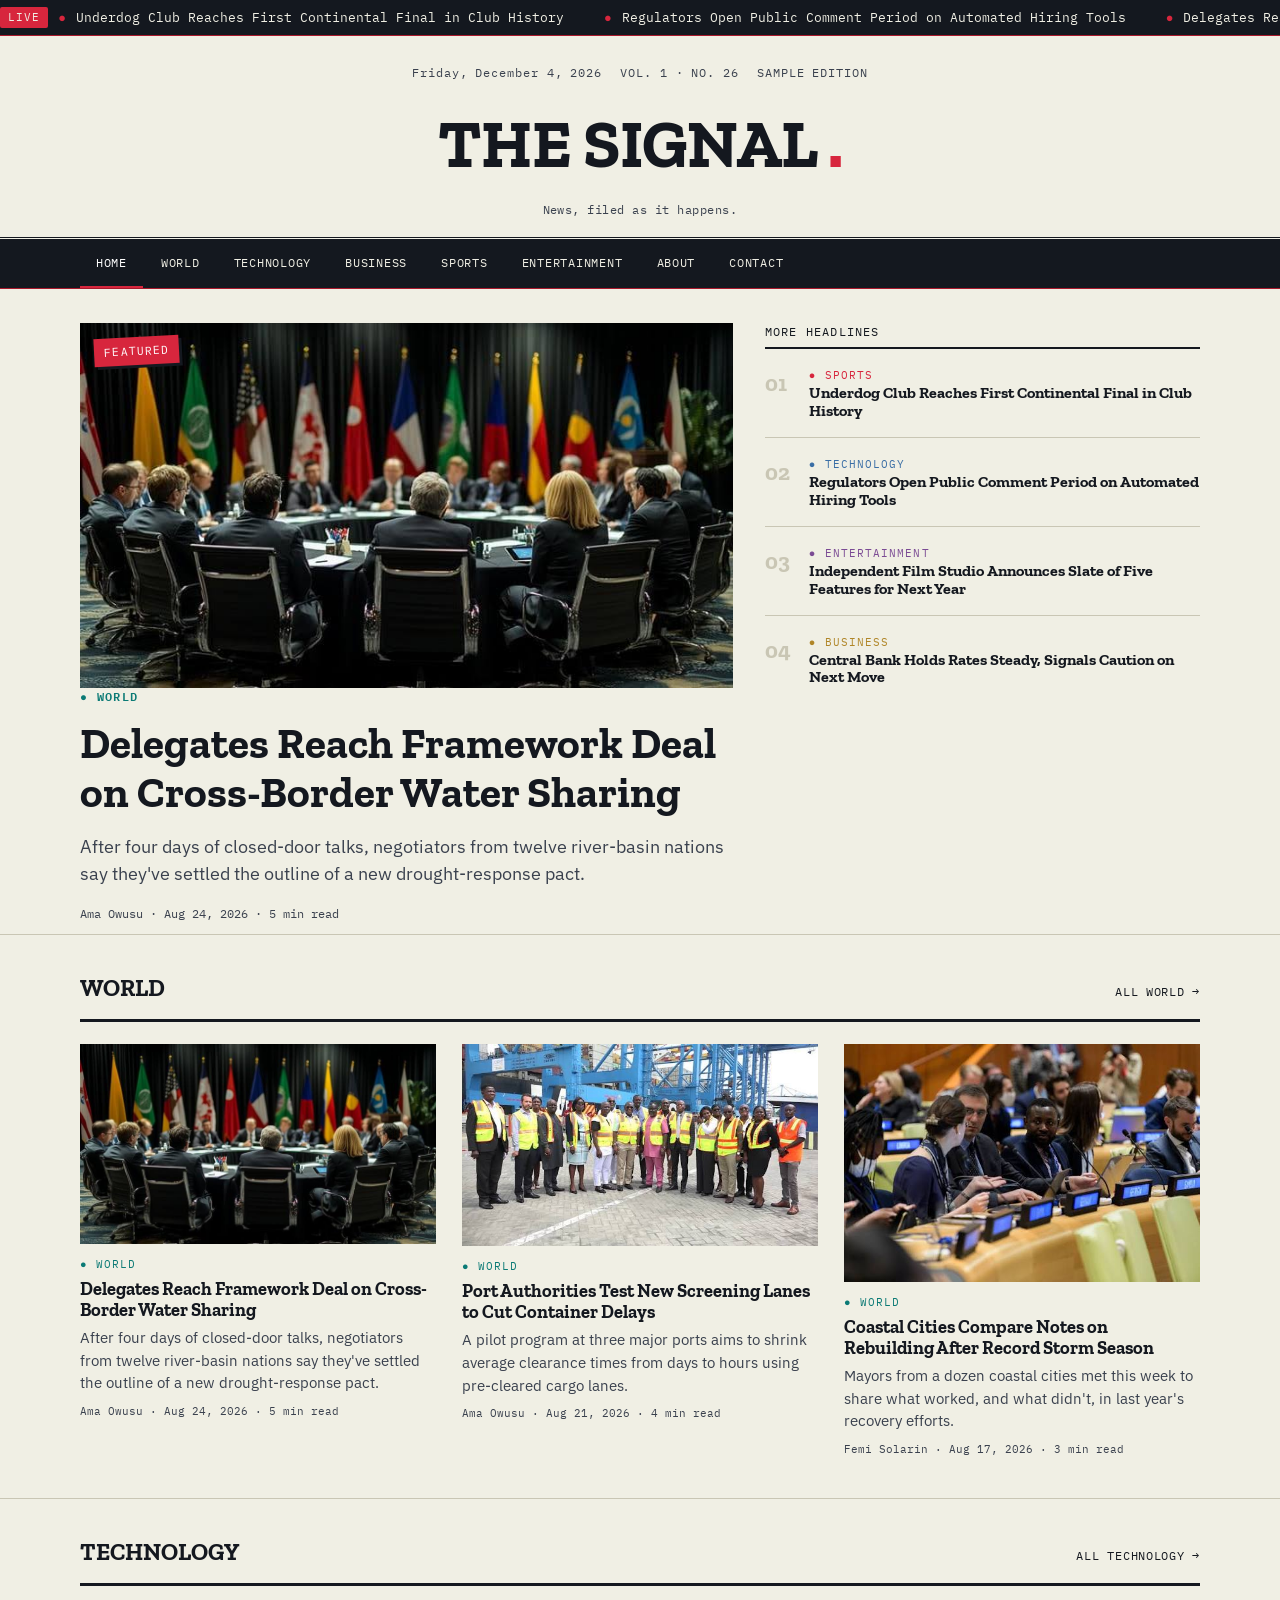
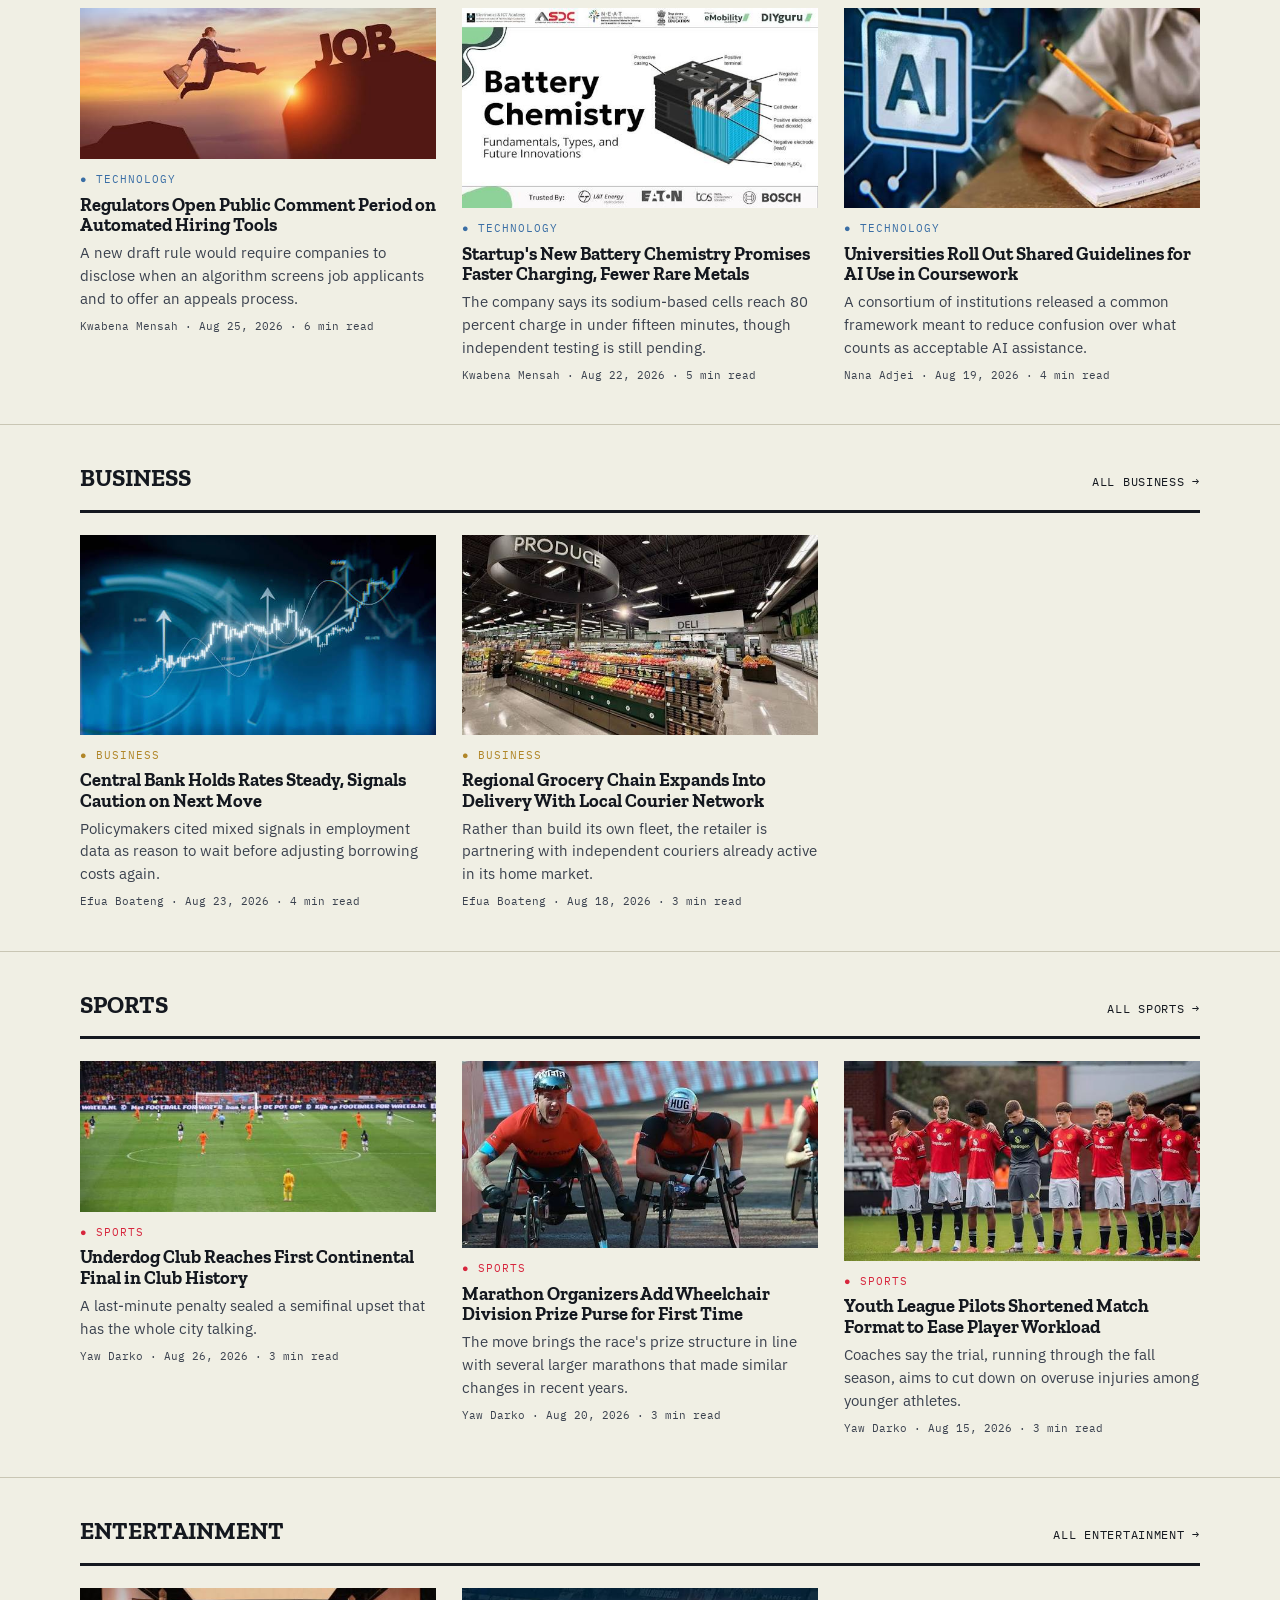
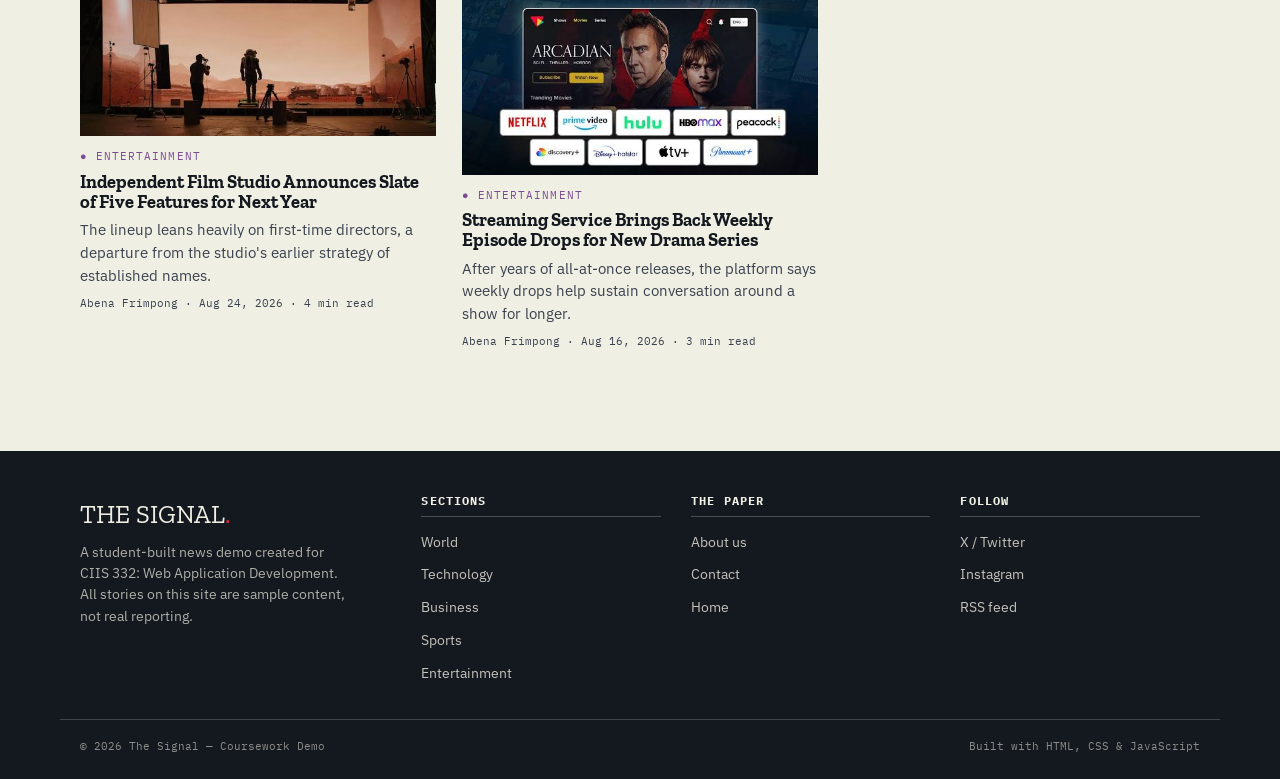
<file: index.html>
<!DOCTYPE html>
<html lang="en">
<head>
<meta charset="UTF-8">
<meta name="viewport" content="width=device-width, initial-scale=1.0">
<title>The Signal — News, filed as it happens</title>
<meta name="description" content="The Signal is a sample news website covering World, Technology, Business, Sports and Entertainment. Built for a web application development course.">
<link rel="icon" href="data:,">
<link rel="stylesheet" href="css/style.css">
</head>
<body data-active="home">
<a class="skip-link" href="#main">Skip to content</a>

<div id="site-top"></div>

<main id="main">
  <section class="hero" id="hero" aria-label="Featured story">
    <!-- rendered by main.js -->
  </section>

  <div id="home-sections">
    <!-- rendered by main.js -->
  </div>
</main>

<div id="site-footer"></div>

<script src="js/data.js"></script>
<script src="js/common.js"></script>
<script src="js/main.js"></script>
</body>
</html>
</file>
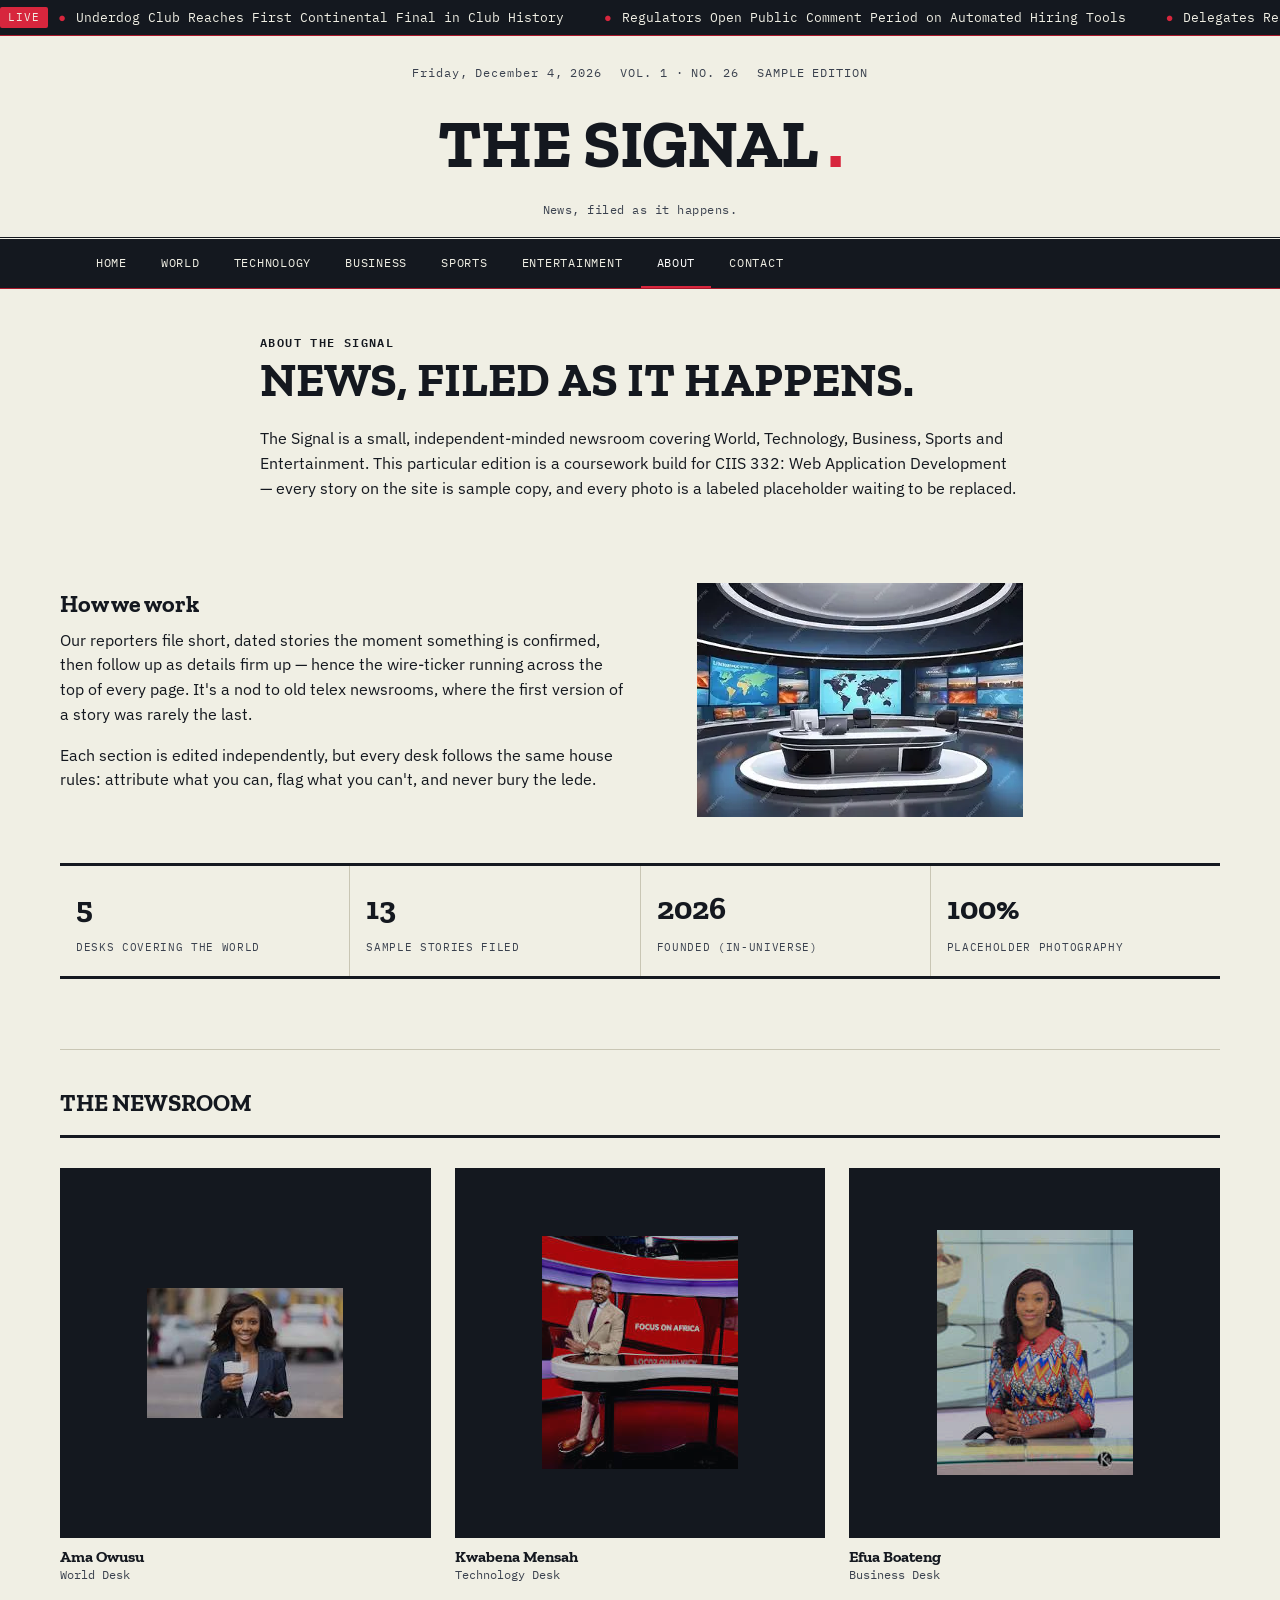
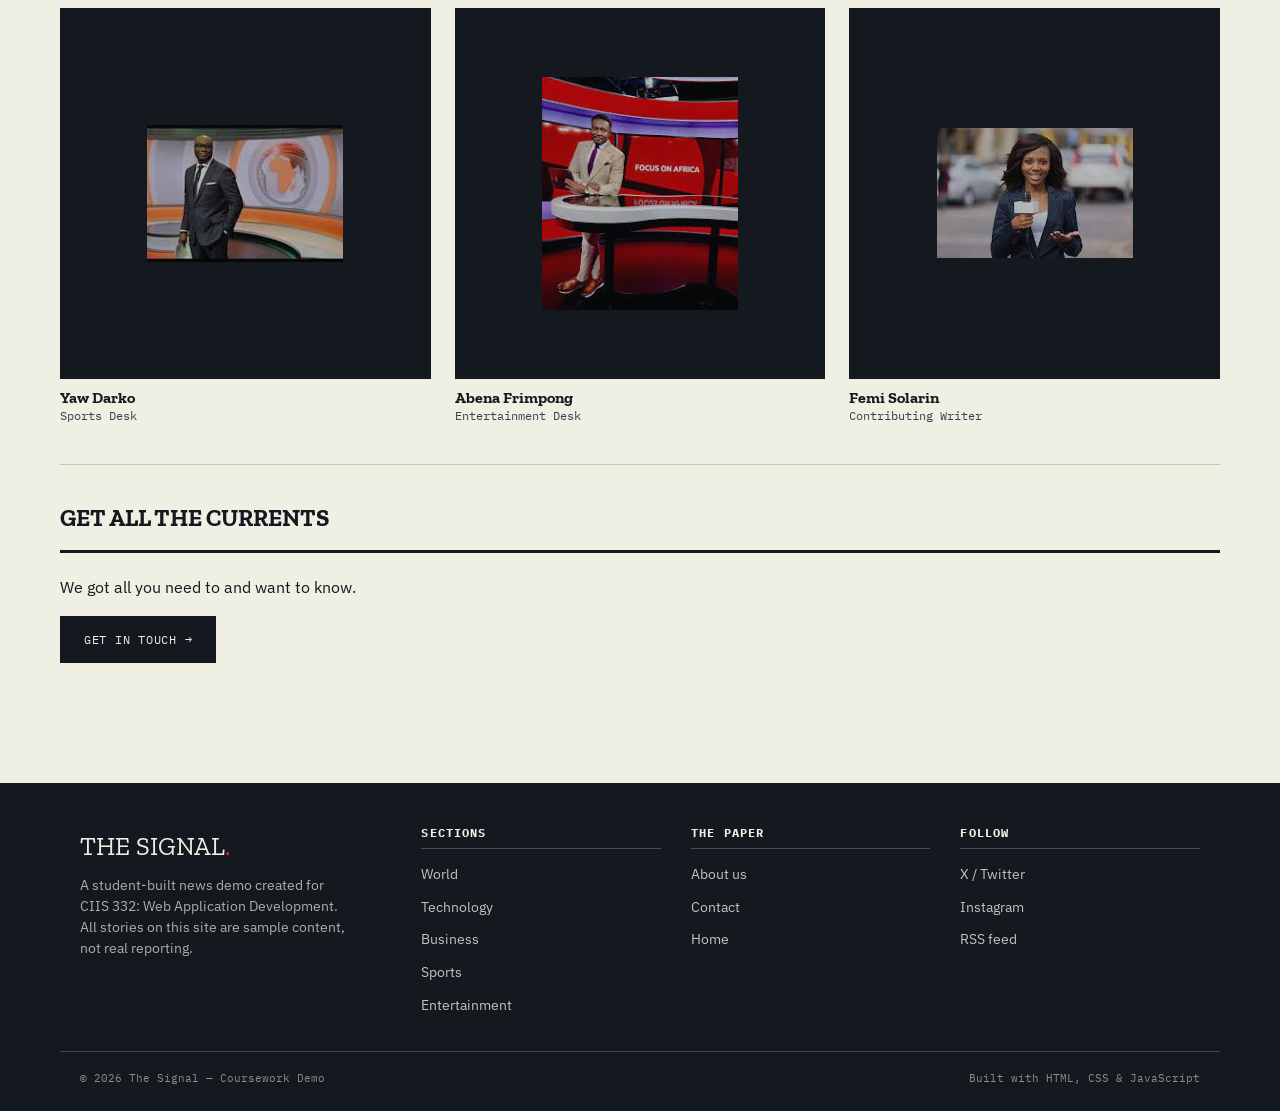
<file: about.html>
<!DOCTYPE html>
<html lang="en">
<head>
<meta charset="UTF-8">
<meta name="viewport" content="width=device-width, initial-scale=1.0">
<title>About — The Signal</title>
<meta name="description" content="About The Signal, a sample newsroom built for a web application development course.">
<link rel="icon" href="data:,">
<link rel="stylesheet" href="css/style.css">
</head>
<body data-active="about">
<a class="skip-link" href="#main">Skip to content</a>

<div id="site-top"></div>

<main id="main">
  <section class="page-intro wrap">
    <span class="eyebrow">About The Signal</span>
    <h1>News, filed as it happens.</h1>
    <p>The Signal is a small, independent-minded newsroom covering World, Technology, Business, Sports and Entertainment. This particular edition is a coursework build for CIIS 332: Web Application Development — every story on the site is sample copy, and every photo is a labeled placeholder waiting to be replaced.</p>
  </section>

  <section class="section wrap">
    <div class="masonry-two">
      <div>
        <h2>How we work</h2>
        <p>Our reporters file short, dated stories the moment something is confirmed, then follow up as details firm up — hence the wire-ticker running across the top of every page. It's a nod to old telex newsrooms, where the first version of a story was rarely the last.</p>
        <p>Each section is edited independently, but every desk follows the same house rules: attribute what you can, flag what you can't, and never bury the lede.</p>
      </div>
      <figure>
        <img src="images/about-newsroom.webp" alt="Placeholder photo of The Signal's newsroom">
      </figure>
    </div>

    <div class="stat-strip">
      <div class="stat"><b>5</b><span>Desks covering the world</span></div>
      <div class="stat"><b>13</b><span>Sample stories filed</span></div>
      <div class="stat"><b>2026</b><span>Founded (in-universe)</span></div>
      <div class="stat"><b>100%</b><span>Placeholder photography</span></div>
    </div>
  </section>

  <section class="section section--rule-top wrap">
    <div class="section__head">
      <h2>The Newsroom</h2>
    </div>
    <div class="team-grid">
      <div class="team-card">
        <div class="team-card__photo"><span><img src="images/presenter-01.jpeg" alt="Ama Owusu"></span></div>
        <h3>Ama Owusu</h3>
        <p>World Desk</p>
      </div>
      <div class="team-card">
        <div class="team-card__photo"><span><img src="images/presenter-02.jpeg" alt="Kwabena Mensah"></span></div>
        <h3>Kwabena Mensah</h3>
        <p>Technology Desk</p>
      </div>
      <div class="team-card">
        <div class="team-card__photo"><span><img src="images/presenter-03.jpeg" alt="Efua Boateng"></span></div>
        <h3>Efua Boateng</h3>
        <p>Business Desk</p>
      </div>
      <div class="team-card">
        <div class="team-card__photo"><span><img src="images/presenter-04.jpeg" alt="Yaw Darko"></span></div>
        <h3>Yaw Darko</h3>
        <p>Sports Desk</p>
      </div>
      <div class="team-card">
        <div class="team-card__photo"><span><img src="images/presenter-02.jpeg" alt="Abena Frimpong"></span></div>
        <h3>Abena Frimpong</h3>
        <p>Entertainment Desk</p>
      </div>
      <div class="team-card">
        <div class="team-card__photo"><span><img src="images/presenter-01.jpeg" alt="Femi Solarin"></span></div>
        <h3>Femi Solarin</h3>
        <p>Contributing Writer</p>
      </div>
    </div>
  </section>

  <section class="section section--rule-top wrap" style="padding-bottom:60px;">
    <div class="section__head"><h2>GET ALL THE CURRENTS</h2></div>
    <p style="max-width:70ch;">We got all you need to and want to know.</p>
    <a class="btn" href="contact.html">Get in touch →</a>
  </section>
</main>

<div id="site-footer"></div>

<script src="js/data.js"></script>
<script src="js/common.js"></script>
</body>
</html>
</file>
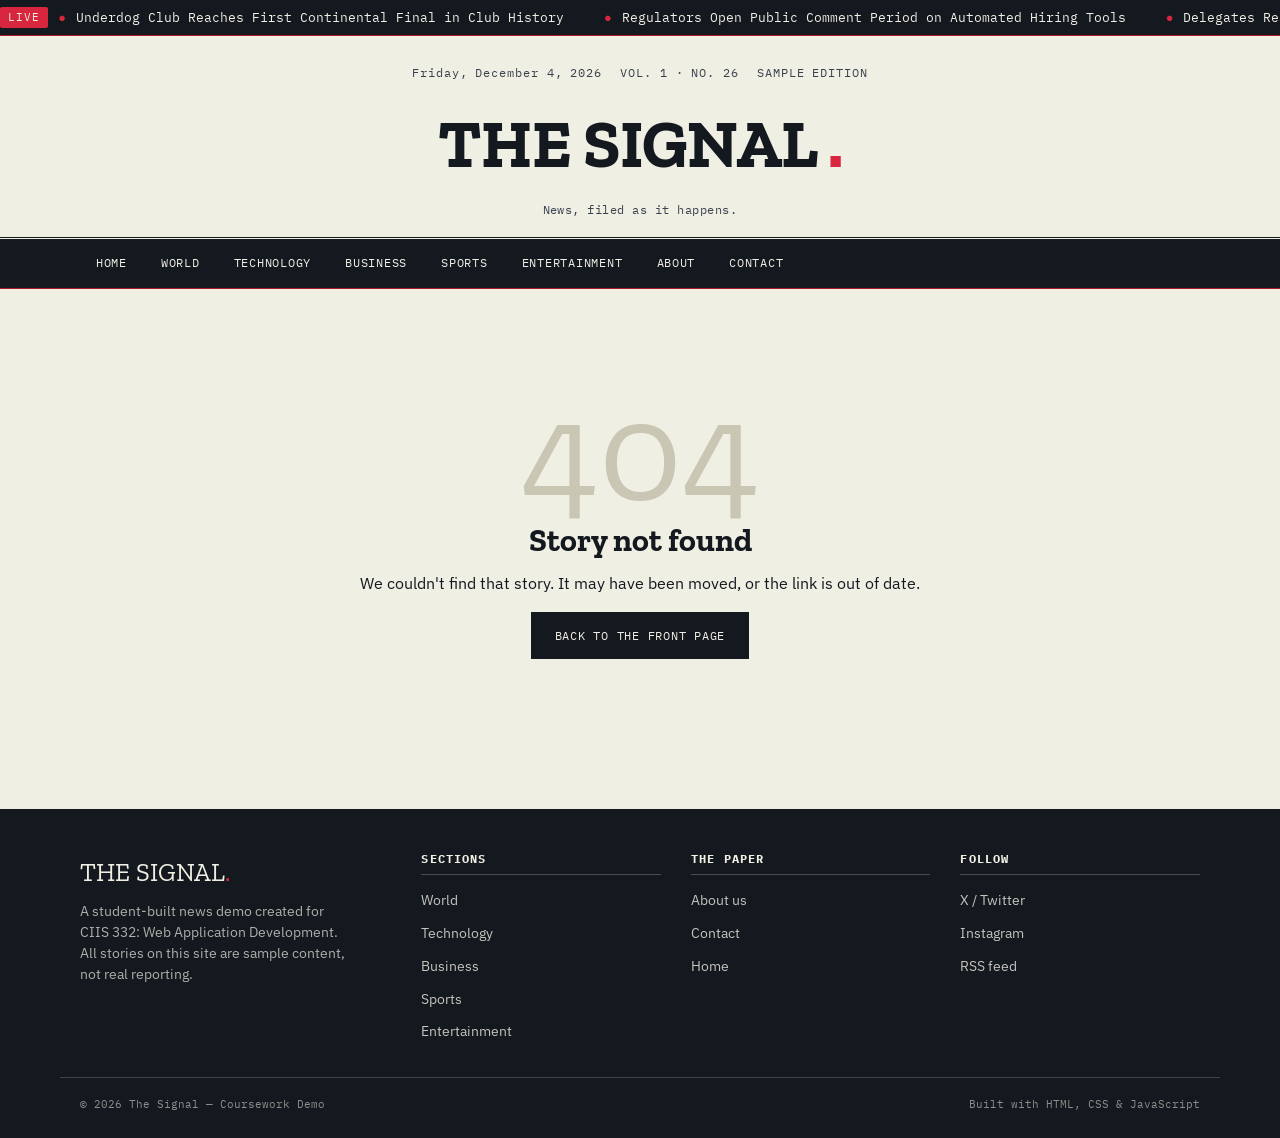
<file: article.html>
<!DOCTYPE html>
<html lang="en">
<head>
<meta charset="UTF-8">
<meta name="viewport" content="width=device-width, initial-scale=1.0">
<title>Story — The Signal</title>
<meta name="description" content="Read the full story on The Signal.">
<link rel="icon" href="data:,">
<link rel="stylesheet" href="css/style.css">
</head>
<body data-active="">
<a class="skip-link" href="#main">Skip to content</a>

<div id="site-top"></div>

<main id="main">
  <div id="article-root">
    <!-- rendered by article.js -->
  </div>
</main>

<div id="site-footer"></div>

<script src="js/data.js"></script>
<script src="js/common.js"></script>
<script src="js/article.js"></script>
</body>
</html>
</file>
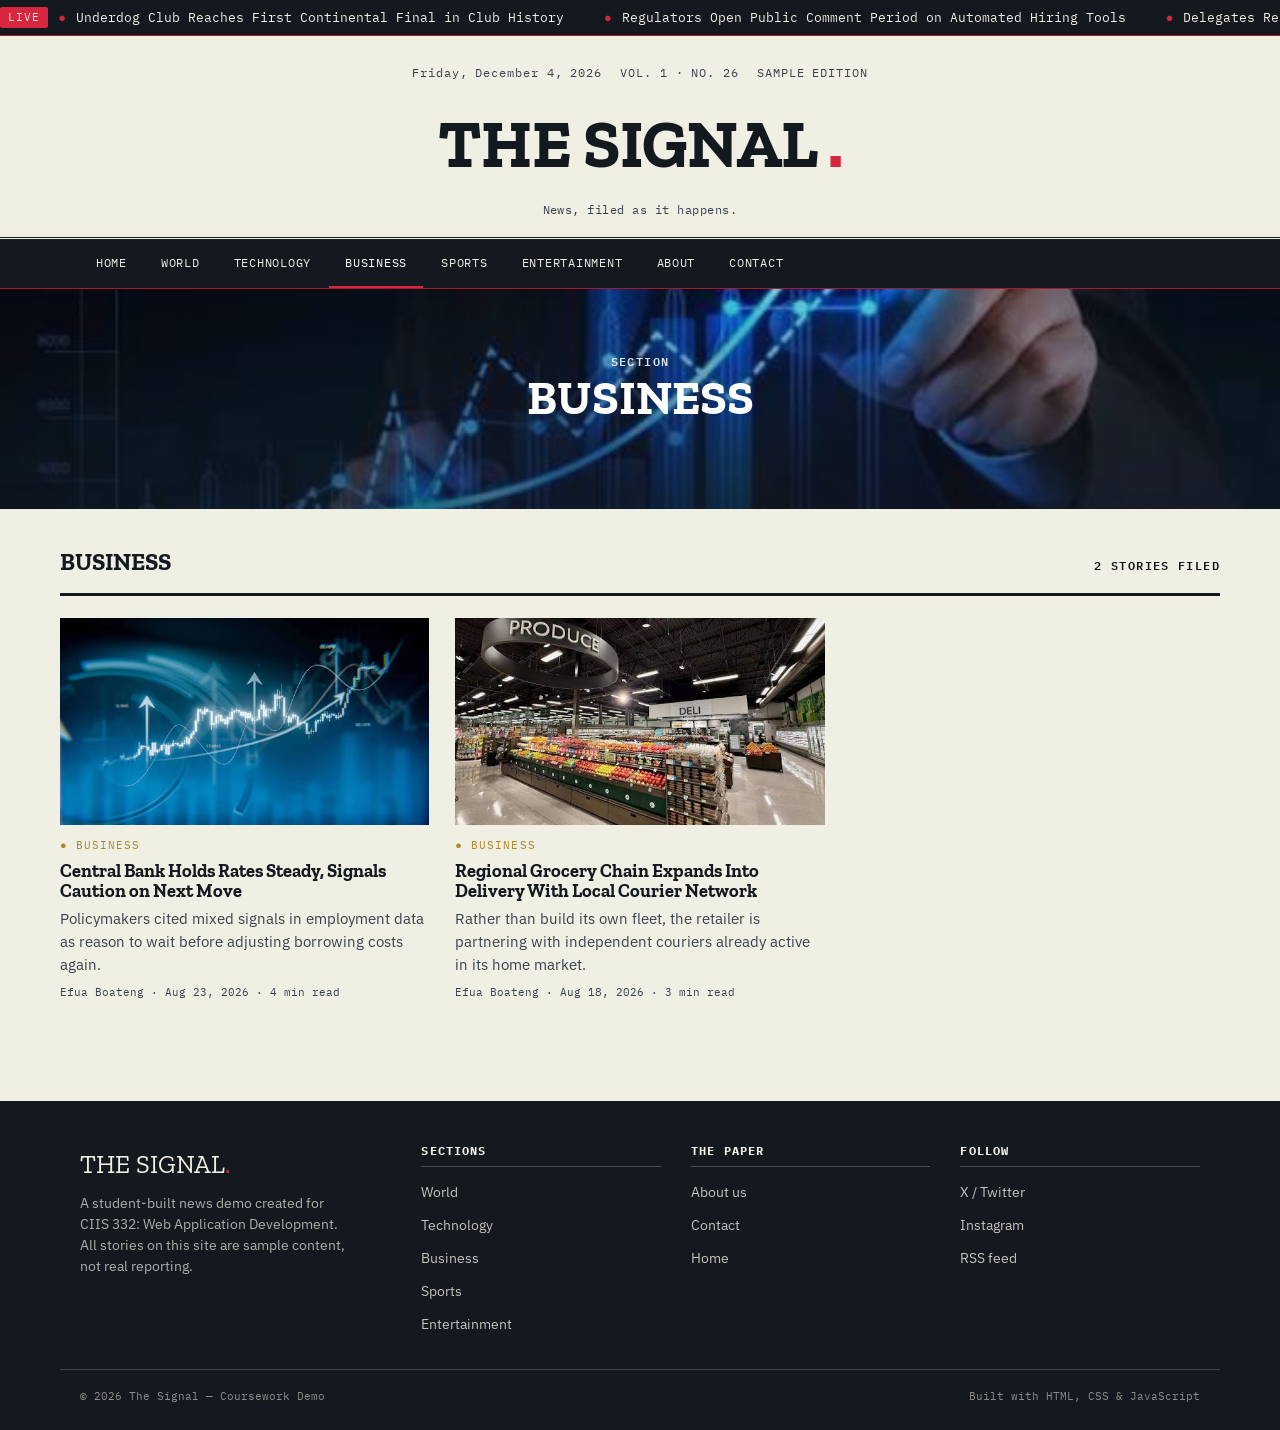
<file: business.html>
<!DOCTYPE html>
<html lang="en">
<head>
<meta charset="UTF-8">
<meta name="viewport" content="width=device-width, initial-scale=1.0">
<title>Business — The Signal</title>
<meta name="description" content="Business news from The Signal: markets, retail and the economy.">
<link rel="icon" href="data:,">
<link rel="stylesheet" href="css/style.css">
</head>
<body data-active="business" data-category="business">
<a class="skip-link" href="#main">Skip to content</a>

<div id="site-top"></div>

<main id="main">
  <div class="cat-banner" id="cat-banner"></div>

  <section class="section wrap">
    <div class="section__head">
      <h2>Business</h2>
      <span class="eyebrow" id="cat-count"></span>
    </div>
    <div id="cat-list"></div>
  </section>
</main>

<div id="site-footer"></div>

<script src="js/data.js"></script>
<script src="js/common.js"></script>
<script src="js/category.js"></script>
</body>
</html>
</file>
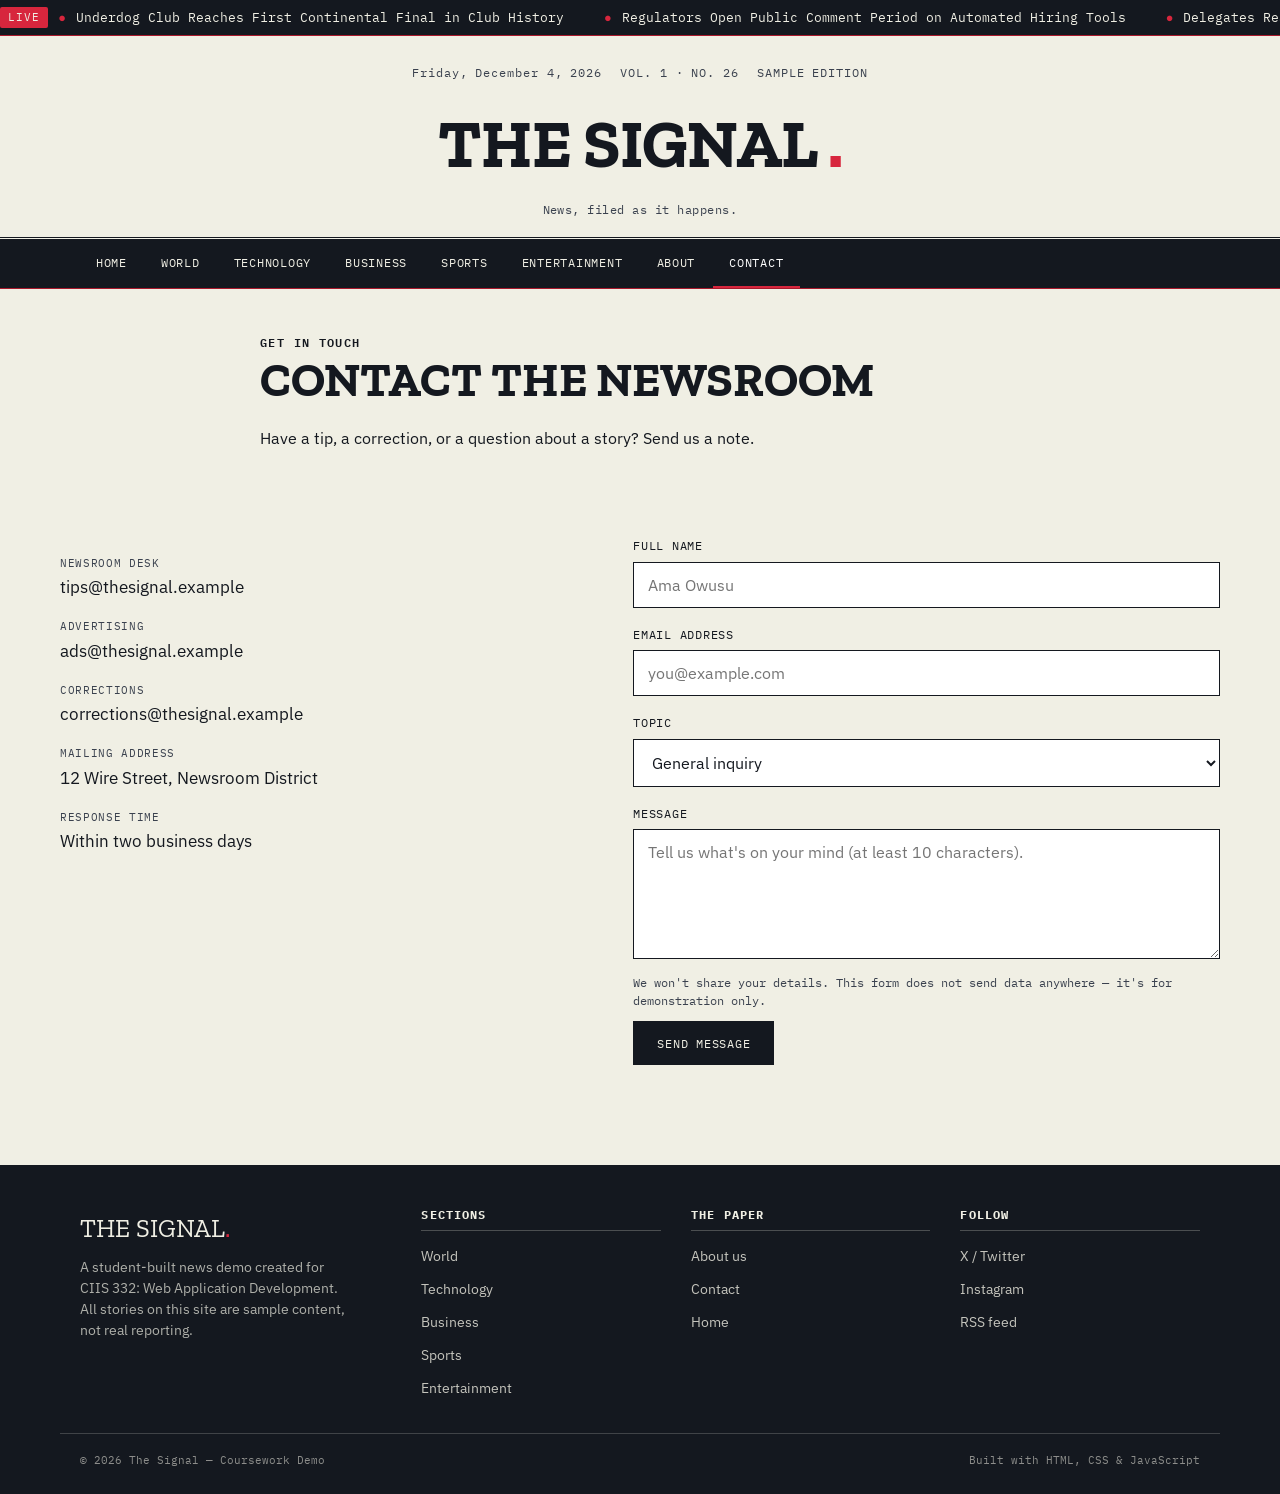
<file: contact.html>
<!DOCTYPE html>
<html lang="en">
<head>
<meta charset="UTF-8">
<meta name="viewport" content="width=device-width, initial-scale=1.0">
<title>Contact — The Signal</title>
<meta name="description" content="Get in touch with The Signal newsroom.">
<link rel="icon" href="data:,">
<link rel="stylesheet" href="css/style.css">
</head>
<body data-active="contact">
<a class="skip-link" href="#main">Skip to content</a>

<div id="site-top"></div>

<main id="main">
  <section class="page-intro wrap">
    <span class="eyebrow">Get in touch</span>
    <h1>Contact the newsroom</h1>
    <p>Have a tip, a correction, or a question about a story? Send us a note.</p>
  </section>

  <section class="section wrap">
    <div class="contact-grid">
      <div class="contact-info">
        <dl>
          <dt>Newsroom desk</dt>
          <dd>tips@thesignal.example</dd>
          <dt>Advertising</dt>
          <dd>ads@thesignal.example</dd>
          <dt>Corrections</dt>
          <dd>corrections@thesignal.example</dd>
          <dt>Mailing address</dt>
          <dd>12 Wire Street, Newsroom District</dd>
          <dt>Response time</dt>
          <dd>Within two business days</dd>
        </dl>
      </div>

      <form id="contactForm" novalidate>
        <div id="formStatus" role="status"></div>

        <label for="name">Full name</label>
        <input type="text" id="name" name="name" placeholder="Ama Owusu">
        <div class="field-error">Please enter your name.</div>

        <label for="email">Email address</label>
        <input type="email" id="email" name="email" placeholder="you@example.com">
        <div class="field-error">Please enter a valid email address.</div>

        <label for="topic">Topic</label>
        <select id="topic" name="topic">
          <option>General inquiry</option>
          <option>Story tip</option>
          <option>Correction request</option>
          <option>Advertising</option>
        </select>

        <label for="message">Message</label>
        <textarea id="message" name="message" placeholder="Tell us what's on your mind (at least 10 characters)."></textarea>
        <div class="field-error">Message should be at least 10 characters.</div>
        <p class="form-note">We won't share your details. This form does not send data anywhere — it's for demonstration only.</p>

        <button type="submit" class="btn">Send message</button>
      </form>
    </div>
  </section>
</main>

<div id="site-footer"></div>

<script src="js/data.js"></script>
<script src="js/common.js"></script>
<script src="js/contact.js"></script>
</body>
</html>
</file>
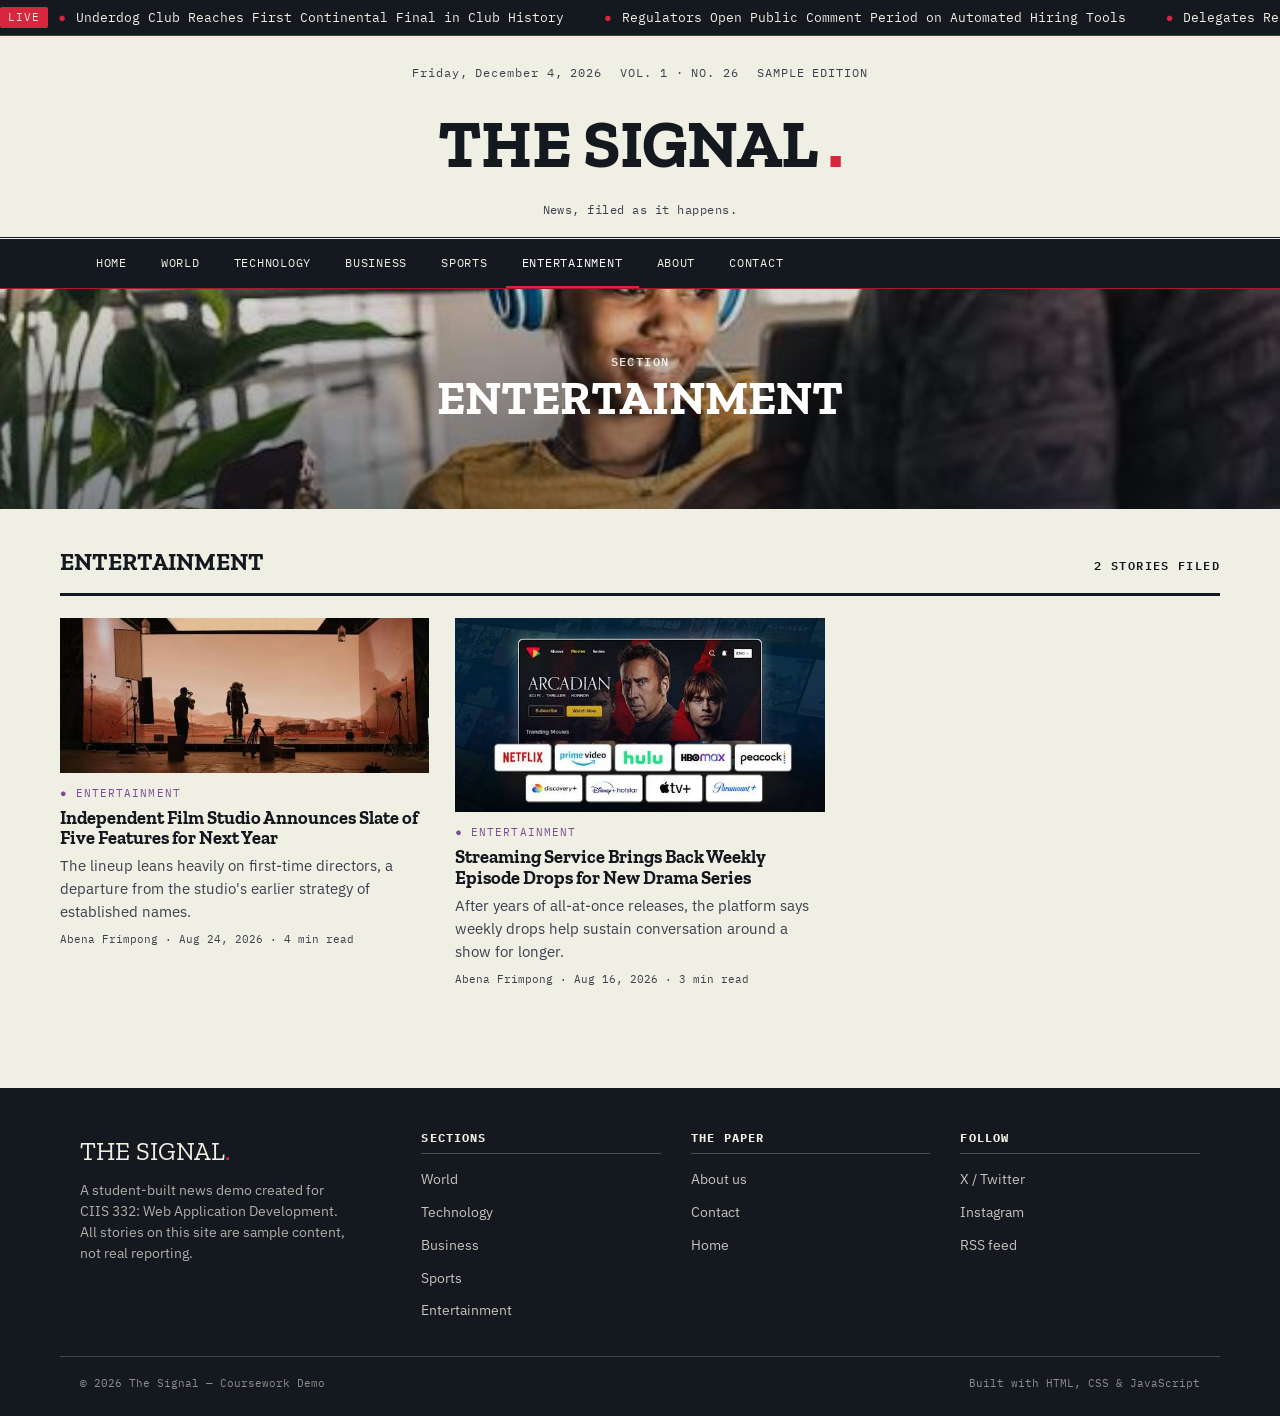
<file: entertainment.html>
<!DOCTYPE html>
<html lang="en">
<head>
<meta charset="UTF-8">
<meta name="viewport" content="width=device-width, initial-scale=1.0">
<title>Entertainment — The Signal</title>
<meta name="description" content="Entertainment news from The Signal: film, streaming and culture.">
<link rel="icon" href="data:,">
<link rel="stylesheet" href="css/style.css">
</head>
<body data-active="entertainment" data-category="entertainment">
<a class="skip-link" href="#main">Skip to content</a>

<div id="site-top"></div>

<main id="main">
  <div class="cat-banner" id="cat-banner"></div>

  <section class="section wrap">
    <div class="section__head">
      <h2>Entertainment</h2>
      <span class="eyebrow" id="cat-count"></span>
    </div>
    <div id="cat-list"></div>
  </section>
</main>

<div id="site-footer"></div>

<script src="js/data.js"></script>
<script src="js/common.js"></script>
<script src="js/category.js"></script>
</body>
</html>
</file>
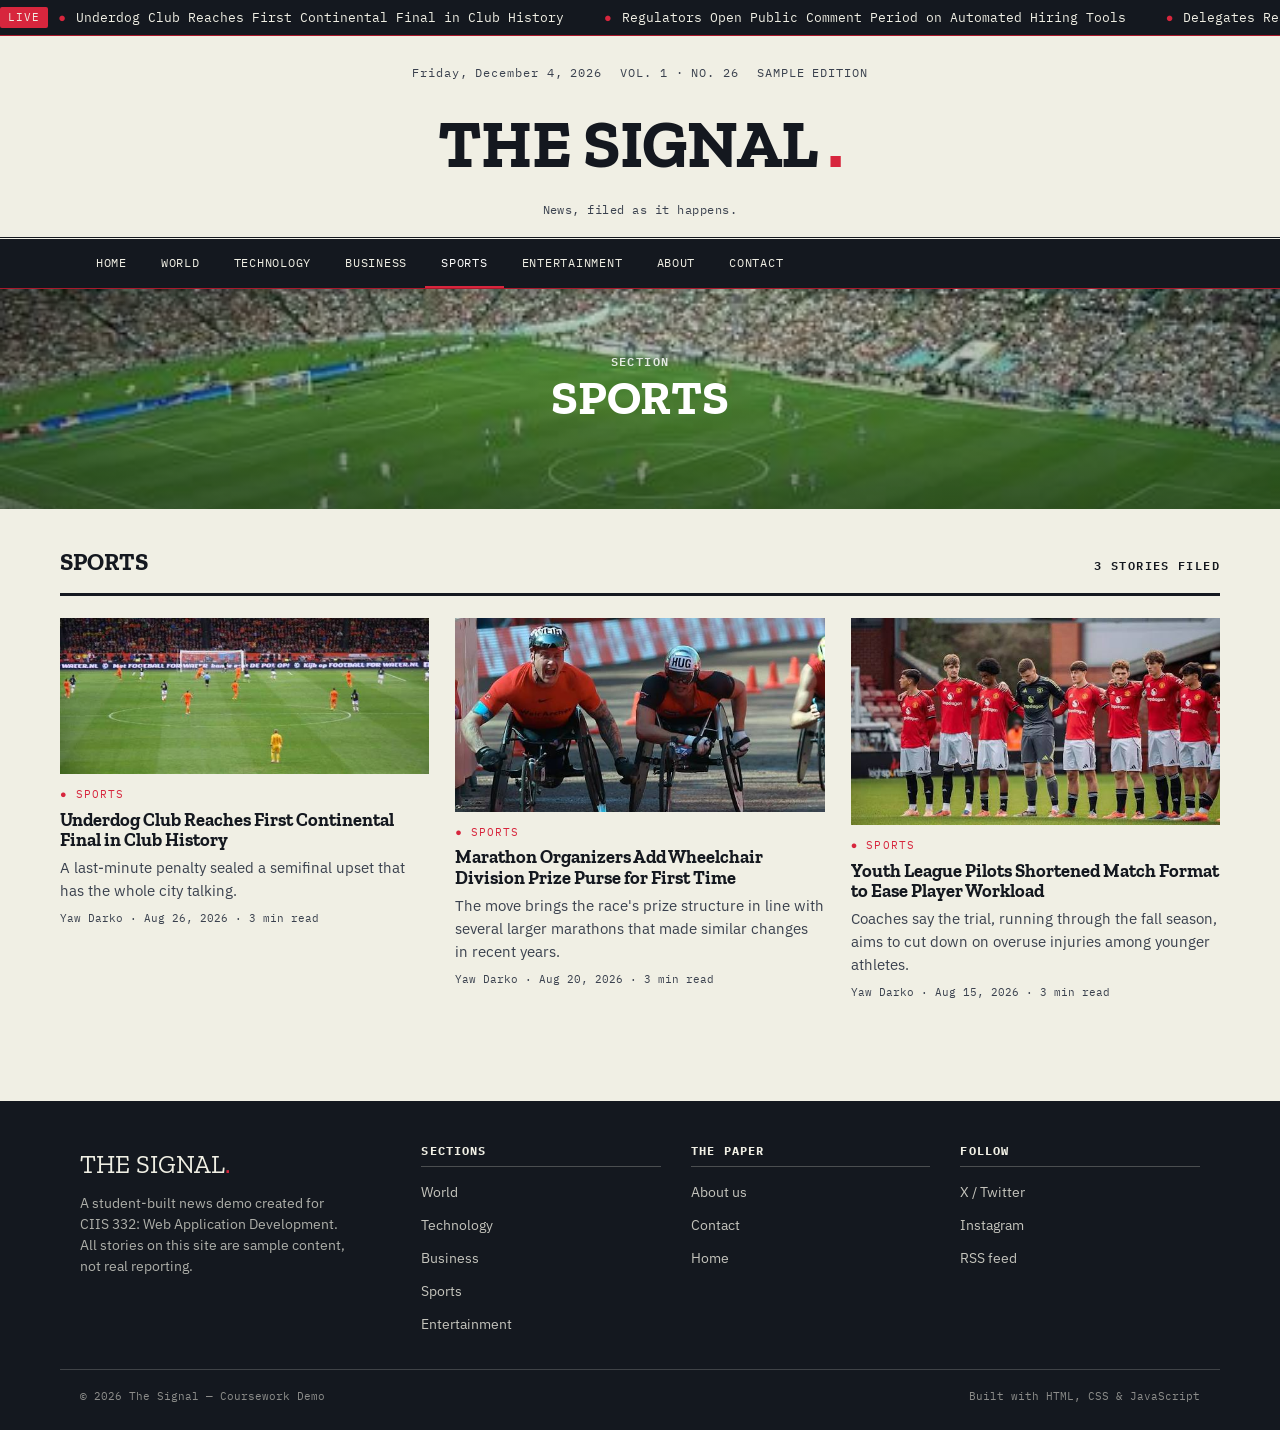
<file: sports.html>
<!DOCTYPE html>
<html lang="en">
<head>
<meta charset="UTF-8">
<meta name="viewport" content="width=device-width, initial-scale=1.0">
<title>Sports — The Signal</title>
<meta name="description" content="Sports news from The Signal: results, leagues and athlete welfare.">
<link rel="icon" href="data:,">
<link rel="stylesheet" href="css/style.css">
</head>
<body data-active="sports" data-category="sports">
<a class="skip-link" href="#main">Skip to content</a>

<div id="site-top"></div>

<main id="main">
  <div class="cat-banner" id="cat-banner"></div>

  <section class="section wrap">
    <div class="section__head">
      <h2>Sports</h2>
      <span class="eyebrow" id="cat-count"></span>
    </div>
    <div id="cat-list"></div>
  </section>
</main>

<div id="site-footer"></div>

<script src="js/data.js"></script>
<script src="js/common.js"></script>
<script src="js/category.js"></script>
</body>
</html>
</file>
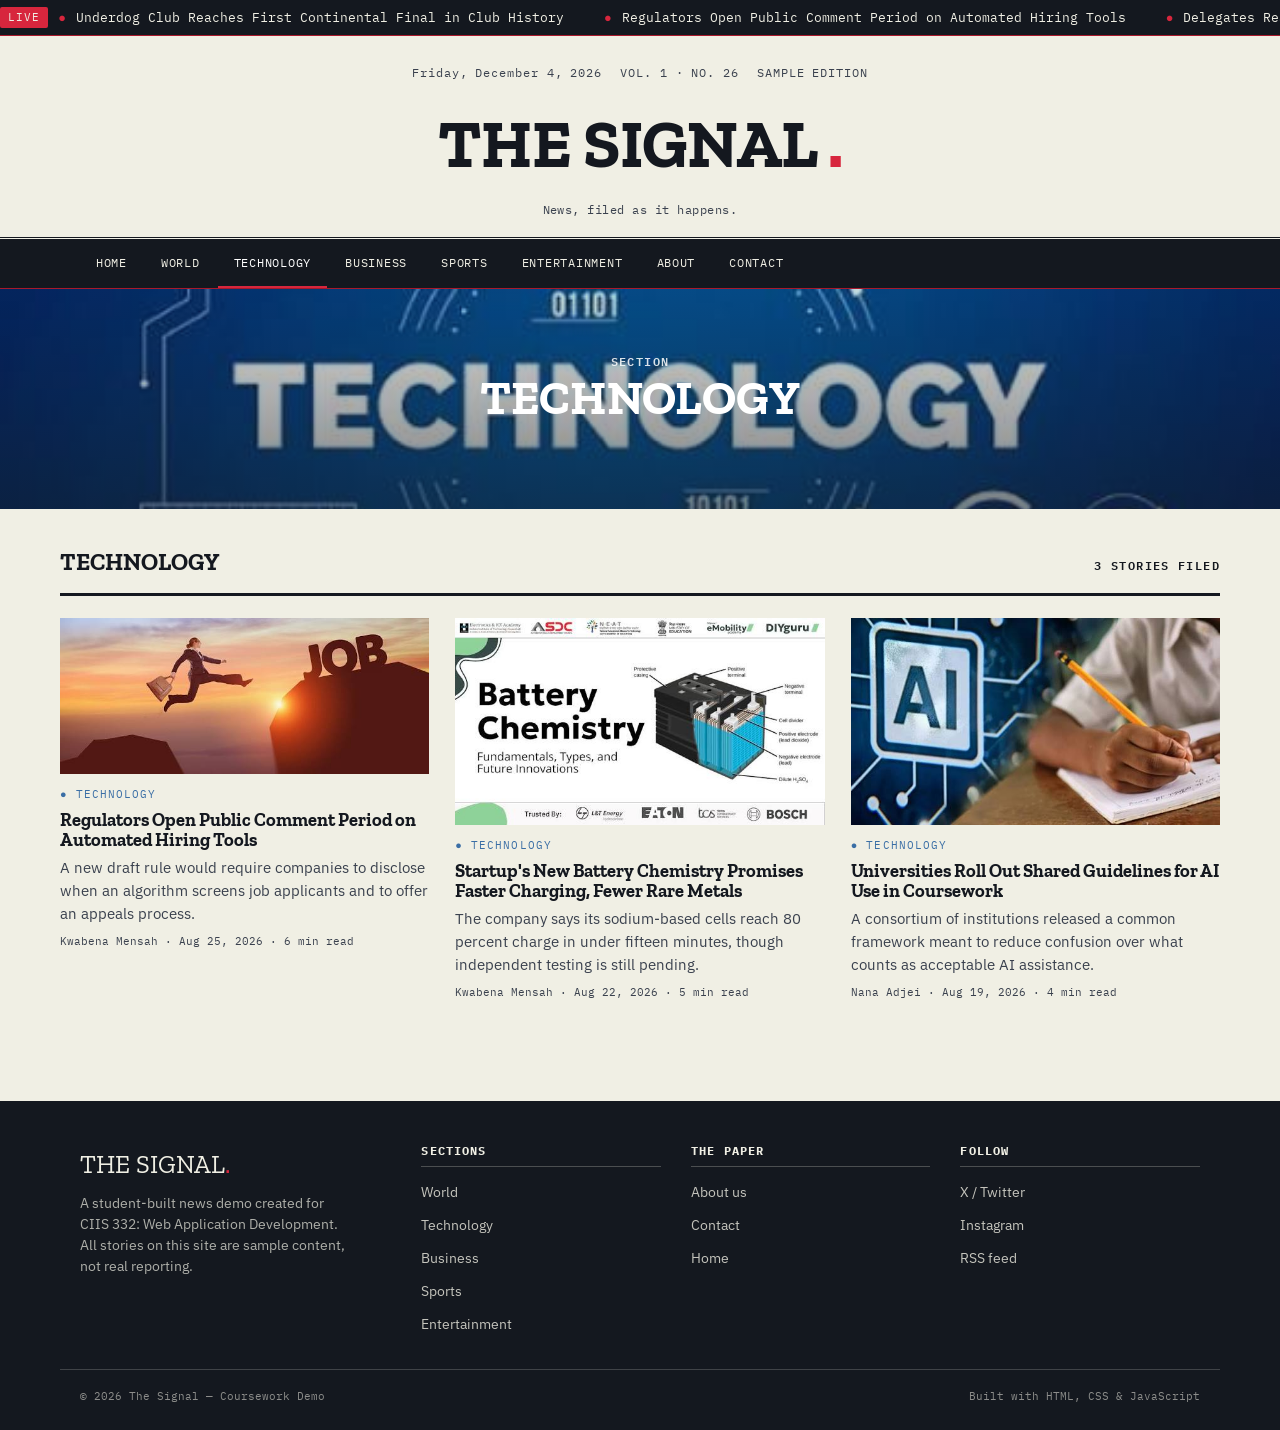
<file: technology.html>
<!DOCTYPE html>
<html lang="en">
<head>
<meta charset="UTF-8">
<meta name="viewport" content="width=device-width, initial-scale=1.0">
<title>Technology — The Signal</title>
<meta name="description" content="Technology news from The Signal: AI policy, startups, energy and more.">
<link rel="icon" href="data:,">
<link rel="stylesheet" href="css/style.css">
</head>
<body data-active="technology" data-category="technology">
<a class="skip-link" href="#main">Skip to content</a>

<div id="site-top"></div>

<main id="main">
  <div class="cat-banner" id="cat-banner"></div>

  <section class="section wrap">
    <div class="section__head">
      <h2>Technology</h2>
      <span class="eyebrow" id="cat-count"></span>
    </div>
    <div id="cat-list"></div>
  </section>
</main>

<div id="site-footer"></div>

<script src="js/data.js"></script>
<script src="js/common.js"></script>
<script src="js/category.js"></script>
</body>
</html>
</file>
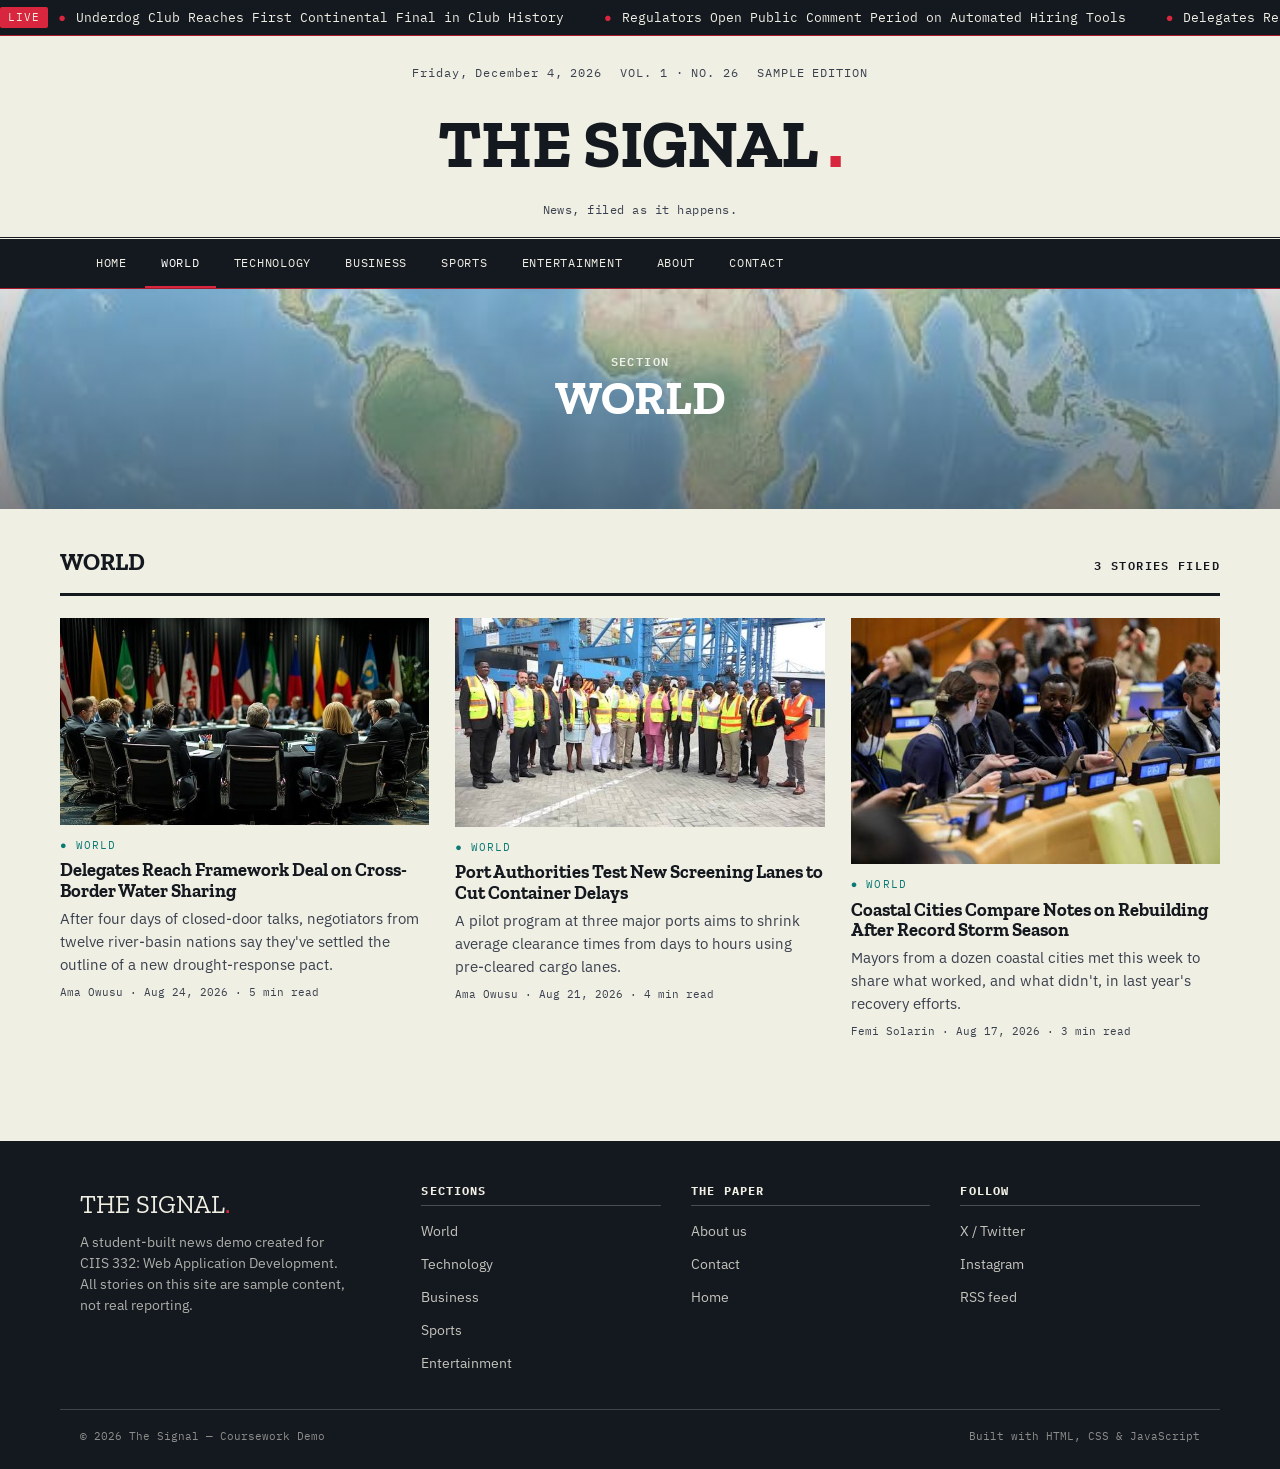
<file: world.html>
<!DOCTYPE html>
<html lang="en">
<head>
<meta charset="UTF-8">
<meta name="viewport" content="width=device-width, initial-scale=1.0">
<title>World — The Signal</title>
<meta name="description" content="World news from The Signal: diplomacy, climate, trade and global affairs.">
<link rel="icon" href="data:,">
<link rel="stylesheet" href="css/style.css">
</head>
<body data-active="world" data-category="world">
<a class="skip-link" href="#main">Skip to content</a>

<div id="site-top"></div>

<main id="main">
  <div class="cat-banner" id="cat-banner"></div>

  <section class="section wrap">
    <div class="section__head">
      <h2>World</h2>
      <span class="eyebrow" id="cat-count"></span>
    </div>
    <div id="cat-list"></div>
  </section>
</main>

<div id="site-footer"></div>

<script src="js/data.js"></script>
<script src="js/common.js"></script>
<script src="js/category.js"></script>
</body>
</html>
</file>
<file: css/style.css>
/* =========================================================
   THE SIGNAL — a wire-service inspired news design system
   ========================================================= */

@import url('https://fonts.googleapis.com/css2?family=Zilla+Slab:ital,wght@0,400;0,500;0,600;0,700;1,400&family=IBM+Plex+Sans:wght@400;500;600;700&family=IBM+Plex+Mono:wght@400;500;600&display=swap');

:root{
  /* --- palette --- */
  --paper:      #F0EFE4;
  --paper-dim:  #E6E4D6;
  --ink:        #14181F;
  --ink-soft:   #3A414E;
  --rule:       #C9C6B4;

  --wire-red:      #D7263D;
  --wire-red-dark: #A9192C;
  --signal-teal:   #0B7A75;
  --steel-blue:    #3A6EA5;
  --brass:         #B08628;
  --plum:          #7B4B94;

  --cat-world:         var(--signal-teal);
  --cat-technology:    var(--steel-blue);
  --cat-business:      var(--brass);
  --cat-sports:        var(--wire-red);
  --cat-entertainment: var(--plum);

  /* --- type --- */
  --f-display: 'Zilla Slab', Georgia, serif;
  --f-body: 'IBM Plex Sans', -apple-system, Segoe UI, sans-serif;
  --f-mono: 'IBM Plex Mono', 'Courier New', monospace;

  --container: 1160px;
}

*{ box-sizing: border-box; }
html{ scroll-behavior: smooth; }
body{
  margin:0;
  background: var(--paper);
  color: var(--ink);
  font-family: var(--f-body);
  font-size: 16px;
  line-height: 1.55;
  -webkit-font-smoothing: antialiased;
}
img{ max-width:100%; display:block; }
a{ color: inherit; text-decoration: none; }
h1,h2,h3,h4{ font-family: var(--f-display); font-weight:700; margin:0 0 .4em; line-height:1.12; }
p{ margin:0 0 1em; }
.wrap{ max-width: var(--container); margin:0 auto; padding:0 20px; }
.eyebrow{
  font-family: var(--f-mono);
  text-transform: uppercase;
  font-size: .72rem;
  letter-spacing: .12em;
  font-weight:600;
}
::selection{ background: var(--wire-red); color: var(--paper); }

/* focus visibility */
a:focus-visible, button:focus-visible, input:focus-visible, textarea:focus-visible{
  outline: 2px solid var(--wire-red);
  outline-offset: 3px;
}

@media (prefers-reduced-motion: reduce){
  *{ animation-duration: .001ms !important; animation-iteration-count: 1 !important; transition-duration: .001ms !important; scroll-behavior:auto !important; }
}

/* =========================================================
   TICKER — the signature element
   ========================================================= */
.ticker{
  background: var(--ink);
  color: var(--paper);
  overflow: hidden;
  white-space: nowrap;
  border-bottom: 1px solid var(--wire-red-dark);
}
.ticker__inner{
  display: inline-flex;
  align-items:center;
  animation: ticker-scroll 38s linear infinite;
  padding-block: 7px;
}
.ticker:hover .ticker__inner{ animation-play-state: paused; }
.ticker__tag{
  font-family: var(--f-mono);
  font-size: .68rem;
  letter-spacing: .1em;
  background: var(--wire-red);
  color: var(--paper);
  padding: 2px 8px;
  margin-right: 10px;
  border-radius: 2px;
  flex: none;
}
.ticker__item{
  font-family: var(--f-mono);
  font-size: .8rem;
  margin-right: 40px;
  display:inline-flex;
  align-items:center;
  gap:10px;
}
.ticker__dot{ color: var(--wire-red); }
@keyframes ticker-scroll{
  from{ transform: translateX(0); }
  to{ transform: translateX(-50%); }
}

/* =========================================================
   MASTHEAD + NAV
   ========================================================= */
.masthead{
  padding: 28px 20px 18px;
  text-align:center;
  border-bottom: 3px double var(--ink);
}
.masthead__date{
  font-family: var(--f-mono);
  font-size: .72rem;
  letter-spacing:.08em;
  color: var(--ink-soft);
  display:flex;
  justify-content:center;
  gap: 18px;
  margin-bottom: 10px;
  flex-wrap: wrap;
}
.masthead__logo{
  font-family: var(--f-display);
  font-weight: 700;
  font-size: clamp(2.4rem, 7vw, 4.2rem);
  letter-spacing: -.01em;
  text-transform: uppercase;
}
.masthead__logo a{ display:inline-flex; align-items:baseline; gap:.15em; }
.masthead__logo .dot{ color: var(--wire-red); }
.masthead__tag{
  font-family: var(--f-mono);
  font-size: .78rem;
  color: var(--ink-soft);
  letter-spacing: .04em;
  margin-top: 4px;
}

.nav{
  position: sticky;
  top:0;
  z-index: 50;
  background: var(--ink);
  border-bottom: 1px solid var(--wire-red-dark);
}
.nav__inner{
  display:flex;
  align-items:center;
  gap: 2px;
  overflow-x:auto;
  scrollbar-width: none;
}
.nav__inner::-webkit-scrollbar{ display:none; }
.nav a{
  font-family: var(--f-mono);
  color: var(--paper);
  font-size: .78rem;
  letter-spacing: .06em;
  text-transform: uppercase;
  padding: 13px 16px;
  white-space: nowrap;
  border-bottom: 2px solid transparent;
  transition: border-color .15s ease, color .15s ease, background .15s ease;
}
.nav a:hover{ color: #fff; background: rgba(255,255,255,.06); }
.nav a.active{ border-color: var(--wire-red); color:#fff; }

/* =========================================================
   BUTTONS / FORM CONTROLS
   ========================================================= */
.btn{
  font-family: var(--f-mono);
  font-size: .78rem;
  letter-spacing: .06em;
  text-transform: uppercase;
  display:inline-block;
  padding: 12px 22px;
  border: 2px solid var(--ink);
  background: var(--ink);
  color: var(--paper);
  cursor:pointer;
  transition: transform .12s ease, background .15s ease, color .15s ease;
}
.btn:hover{ background: var(--wire-red); border-color: var(--wire-red); transform: translateY(-2px); }
.btn--outline{ background: transparent; color: var(--ink); }
.btn--outline:hover{ color: var(--paper); }

label{ font-family: var(--f-mono); font-size:.75rem; text-transform:uppercase; letter-spacing:.06em; display:block; margin-bottom:6px; }
input, textarea, select{
  width:100%;
  font-family: var(--f-body);
  font-size: 1rem;
  padding: 12px 14px;
  border: 1.5px solid var(--ink);
  background: #fff;
  color: var(--ink);
  margin-bottom: 18px;
}
textarea{ resize: vertical; min-height: 130px; }
input:focus, textarea:focus, select:focus{ border-color: var(--wire-red); }
.field-error{ color: var(--wire-red-dark); font-family: var(--f-mono); font-size:.75rem; margin-top:-14px; margin-bottom:16px; display:none; }
.field-error.show{ display:block; }

/* =========================================================
   HERO (home page lead story)
   ========================================================= */
.hero{
  padding: 34px 0 10px;
}
.hero__grid{
  display:grid;
  grid-template-columns: 1.5fr 1fr;
  gap: 32px;
}
.hero__media{ position:relative; }
.hero__stamp{
  position:absolute;
  top: 14px; left: 14px;
  background: var(--wire-red);
  color:#fff;
  font-family: var(--f-mono);
  font-size:.72rem;
  letter-spacing:.1em;
  padding: 5px 10px;
  transform: rotate(-3deg);
  box-shadow: 3px 3px 0 var(--ink);
}
.hero__cat{ color: var(--wire-red); }
.hero h1{ font-size: clamp(1.8rem, 4vw, 2.7rem); margin-top:.3em; }
.hero__dek{ font-size: 1.1rem; color: var(--ink-soft); }
.hero__meta{ font-family: var(--f-mono); font-size:.75rem; color: var(--ink-soft); }

.hero__side{ display:flex; flex-direction:column; gap: 18px; }
.hero__side-title{
  font-family: var(--f-mono);
  text-transform:uppercase;
  font-size:.75rem;
  letter-spacing:.1em;
  border-bottom: 2px solid var(--ink);
  padding-bottom: 6px;
}
.side-item{
  display:grid;
  grid-template-columns: 34px 1fr;
  gap: 10px;
  padding-bottom: 14px;
  border-bottom: 1px solid var(--rule);
}
.side-item:last-child{ border-bottom:none; }
.side-item__num{ font-family: var(--f-display); font-weight:700; font-size:1.4rem; color: var(--rule); }
.side-item h3{ font-size:1rem; margin:0 0 .2em; }
.side-item a:hover h3{ color: var(--wire-red); }

@media (max-width: 860px){
  .hero__grid{ grid-template-columns: 1fr; }
}

/* =========================================================
   SECTION HEADERS + CARD GRID
   ========================================================= */
.section{ padding: 40px 0; }
.section--rule-top{ border-top: 1px solid var(--rule); }
.section__head{
  display:flex;
  align-items: baseline;
  justify-content: space-between;
  border-bottom: 3px solid var(--ink);
  margin-bottom: 22px;
  padding-bottom: 8px;
}
.section__head h2{ font-size: 1.5rem; text-transform: uppercase; }
.section__head a{ font-family: var(--f-mono); font-size:.75rem; text-transform:uppercase; letter-spacing:.06em; }
.section__head a:hover{ color: var(--wire-red); }

.grid{
  display:grid;
  grid-template-columns: repeat(3, 1fr);
  gap: 28px 26px;
}
@media (max-width: 900px){ .grid{ grid-template-columns: repeat(2,1fr); } }
@media (max-width: 620px){ .grid{ grid-template-columns: 1fr; } }

.card{ display:flex; flex-direction:column; }
.card__media{ overflow:hidden; margin-bottom: 12px; position:relative; }
.card__media img{ transition: transform .35s ease; }
.card:hover .card__media img{ transform: scale(1.04); }
.card__cat{ font-family: var(--f-mono); font-size:.68rem; letter-spacing:.1em; }
.card h3{ font-size: 1.15rem; margin:.35em 0; }
.card:hover h3{ color: var(--wire-red); }
.card__dek{ color: var(--ink-soft); font-size:.92rem; margin-bottom:.5em; }
.card__meta{ font-family: var(--f-mono); font-size:.7rem; color: var(--ink-soft); margin-top:auto; }

.card--row{ flex-direction: row; gap: 16px; align-items:flex-start; }
.card--row .card__media{ width: 132px; flex:none; margin-bottom:0; }

/* category dot helper */
.dot-world::before,.dot-technology::before,.dot-business::before,.dot-sports::before,.dot-entertainment::before{
  content:"● "; 
}
.dot-world{ color: var(--cat-world); }
.dot-technology{ color: var(--cat-technology); }
.dot-business{ color: var(--cat-business); }
.dot-sports{ color: var(--cat-sports); }
.dot-entertainment{ color: var(--cat-entertainment); }

/* =========================================================
   CATEGORY BANNER
   ========================================================= */
.cat-banner{
  position:relative;
  margin-top: 0;
}
.cat-banner img{ width:100%; height: 220px; object-fit: cover; }
.cat-banner__label{
  position:absolute; inset:0;
  display:flex; align-items:center; justify-content:center;
  flex-direction:column;
  color:#fff;
  text-align:center;
  background: linear-gradient(0deg, rgba(20,24,31,.55), rgba(20,24,31,.15));
}
.cat-banner__label .eyebrow{ opacity:.85; }
.cat-banner__label h1{ font-size: clamp(1.8rem,5vw,3rem); text-transform:uppercase; color:#fff; }

/* =========================================================
   ARTICLE PAGE
   ========================================================= */
.article-head{ padding: 34px 0 8px; max-width: 780px; margin:0 auto; }
.article-head .eyebrow a{ }
.article-head h1{ font-size: clamp(1.9rem, 5vw, 3rem); margin-top:.25em; }
.article-head .dek{ font-size: 1.15rem; color: var(--ink-soft); }
.byline-row{
  display:flex; justify-content:space-between; align-items:center; flex-wrap:wrap; gap:10px;
  font-family: var(--f-mono); font-size:.78rem; color: var(--ink-soft);
  border-top: 1px solid var(--rule); border-bottom: 1px solid var(--rule);
  padding: 12px 0; margin: 18px 0;
}
.article-media{ max-width: 900px; margin: 0 auto 8px; }
.article-media figcaption{
  font-family: var(--f-mono); font-size:.72rem; color: var(--ink-soft);
  padding: 8px 2px; border-bottom: 1px solid var(--rule);
}
.article-body{ max-width: 720px; margin: 24px auto 0; font-size: 1.08rem; }
.article-body p{ margin-bottom: 1.3em; }
.article-body p:first-of-type::first-letter{
  font-family: var(--f-display);
  font-size: 3.4em;
  float:left;
  line-height: .85;
  padding: 4px 8px 0 0;
  font-weight:700;
  color: var(--wire-red);
}
.tag-row{ display:flex; gap:8px; flex-wrap:wrap; margin: 26px 0; }
.tag{
  font-family: var(--f-mono); font-size:.7rem; text-transform:uppercase; letter-spacing:.05em;
  border: 1px solid var(--ink); padding: 4px 10px;
}
.share-row{ display:flex; gap:10px; align-items:center; margin: 20px 0 0; font-family: var(--f-mono); font-size:.75rem; }
.share-row button{
  font-family: var(--f-mono); font-size:.72rem; border:1px solid var(--ink); background:none; padding:6px 12px; cursor:pointer;
}
.share-row button:hover{ background: var(--ink); color: var(--paper); }

.related{ max-width: 900px; margin: 40px auto 0; }

/* =========================================================
   ABOUT / CONTACT
   ========================================================= */
.page-intro{ padding: 40px 0 10px; max-width: 760px; }
.page-intro h1{ font-size: clamp(2rem,5vw,3rem); text-transform:uppercase; }
.masonry-two{ display:grid; grid-template-columns: 1fr 1fr; gap: 34px; align-items:center; }
@media (max-width:800px){ .masonry-two{ grid-template-columns:1fr; } }
.stat-strip{ display:flex; gap: 0; border-top: 3px solid var(--ink); border-bottom: 3px solid var(--ink); margin: 30px 0; flex-wrap:wrap; }
.stat{ flex:1; min-width: 140px; padding: 18px 16px; border-right: 1px solid var(--rule); }
.stat:last-child{ border-right:none; }
.stat b{ font-family: var(--f-display); font-size: 2rem; display:block; }
.stat span{ font-family: var(--f-mono); font-size:.7rem; text-transform:uppercase; letter-spacing:.06em; color: var(--ink-soft); }

.team-grid{ display:grid; grid-template-columns: repeat(3,1fr); gap: 24px; margin-top: 30px; }
@media (max-width:700px){ .team-grid{ grid-template-columns: 1fr 1fr; } }
.team-card{ text-align:left; }
.team-card__photo{ background: var(--ink); aspect-ratio: 1; display:flex; align-items:center; justify-content:center; margin-bottom:10px; }
.team-card__photo span{ font-family: var(--f-mono); color: var(--paper); font-size:.65rem; text-align:center; padding: 0 10px; opacity:.7; }
.team-card h3{ font-size:1rem; margin-bottom:0; }
.team-card p{ font-family: var(--f-mono); font-size:.72rem; color: var(--ink-soft); margin-bottom:0; }

.contact-grid{ display:grid; grid-template-columns: 1fr 1.1fr; gap: 40px; margin-top: 20px; }
@media (max-width: 800px){ .contact-grid{ grid-template-columns: 1fr; } }
.contact-info dt{ font-family: var(--f-mono); text-transform:uppercase; font-size:.7rem; letter-spacing:.06em; color: var(--ink-soft); margin-top:18px; }
.contact-info dd{ margin: 2px 0 0; font-size: 1.05rem; }
.form-note{ font-family: var(--f-mono); font-size:.72rem; color: var(--ink-soft); margin-top:-10px; }
#formStatus{ font-family: var(--f-mono); font-size:.85rem; padding: 12px 14px; border:1.5px solid var(--signal-teal); color: var(--signal-teal); display:none; margin-bottom:16px; }
#formStatus.show{ display:block; }

/* =========================================================
   404
   ========================================================= */
.error-page{ text-align:center; padding: 90px 20px; }
.error-page .code{ font-family: var(--f-display); font-size: clamp(4rem,18vw,9rem); color: var(--rule); line-height:1; }

/* =========================================================
   FOOTER
   ========================================================= */
.site-footer{
  background: var(--ink);
  color: var(--paper);
  margin-top: 60px;
  padding: 44px 0 24px;
}
.footer-grid{ display:grid; grid-template-columns: 1.3fr 1fr 1fr 1fr; gap: 30px; }
@media (max-width: 760px){ .footer-grid{ grid-template-columns: 1fr 1fr; } }
.footer-grid h4{ font-family: var(--f-mono); text-transform:uppercase; font-size:.72rem; letter-spacing:.1em; color: var(--paper); border-bottom: 1px solid rgba(240,239,228,.25); padding-bottom:8px; margin-bottom:12px; }
.site-footer a{ color: rgba(240,239,228,.8); font-size:.88rem; }
.site-footer a:hover{ color: var(--wire-red); }
.footer-grid ul{ list-style:none; margin:0; padding:0; display:flex; flex-direction:column; gap:8px; }
.footer-logo{ font-family: var(--f-display); font-size: 1.6rem; text-transform:uppercase; }
.footer-logo .dot{ color: var(--wire-red); }
.footer-blurb{ font-size:.85rem; color: rgba(240,239,228,.7); max-width: 34ch; margin-top: 8px; }
.footer-bottom{
  border-top: 1px solid rgba(240,239,228,.2);
  margin-top: 34px; padding-top: 18px;
  display:flex; justify-content:space-between; flex-wrap:wrap; gap:10px;
  font-family: var(--f-mono); font-size:.7rem; color: rgba(240,239,228,.55);
}

/* skip link */
.skip-link{
  position:absolute; left:-999px; top:auto;
  background: var(--wire-red); color:#fff; padding: 10px 16px; z-index:100;
  font-family: var(--f-mono); font-size:.8rem;
}
.skip-link:focus{ left: 10px; top: 10px; }
</file>
